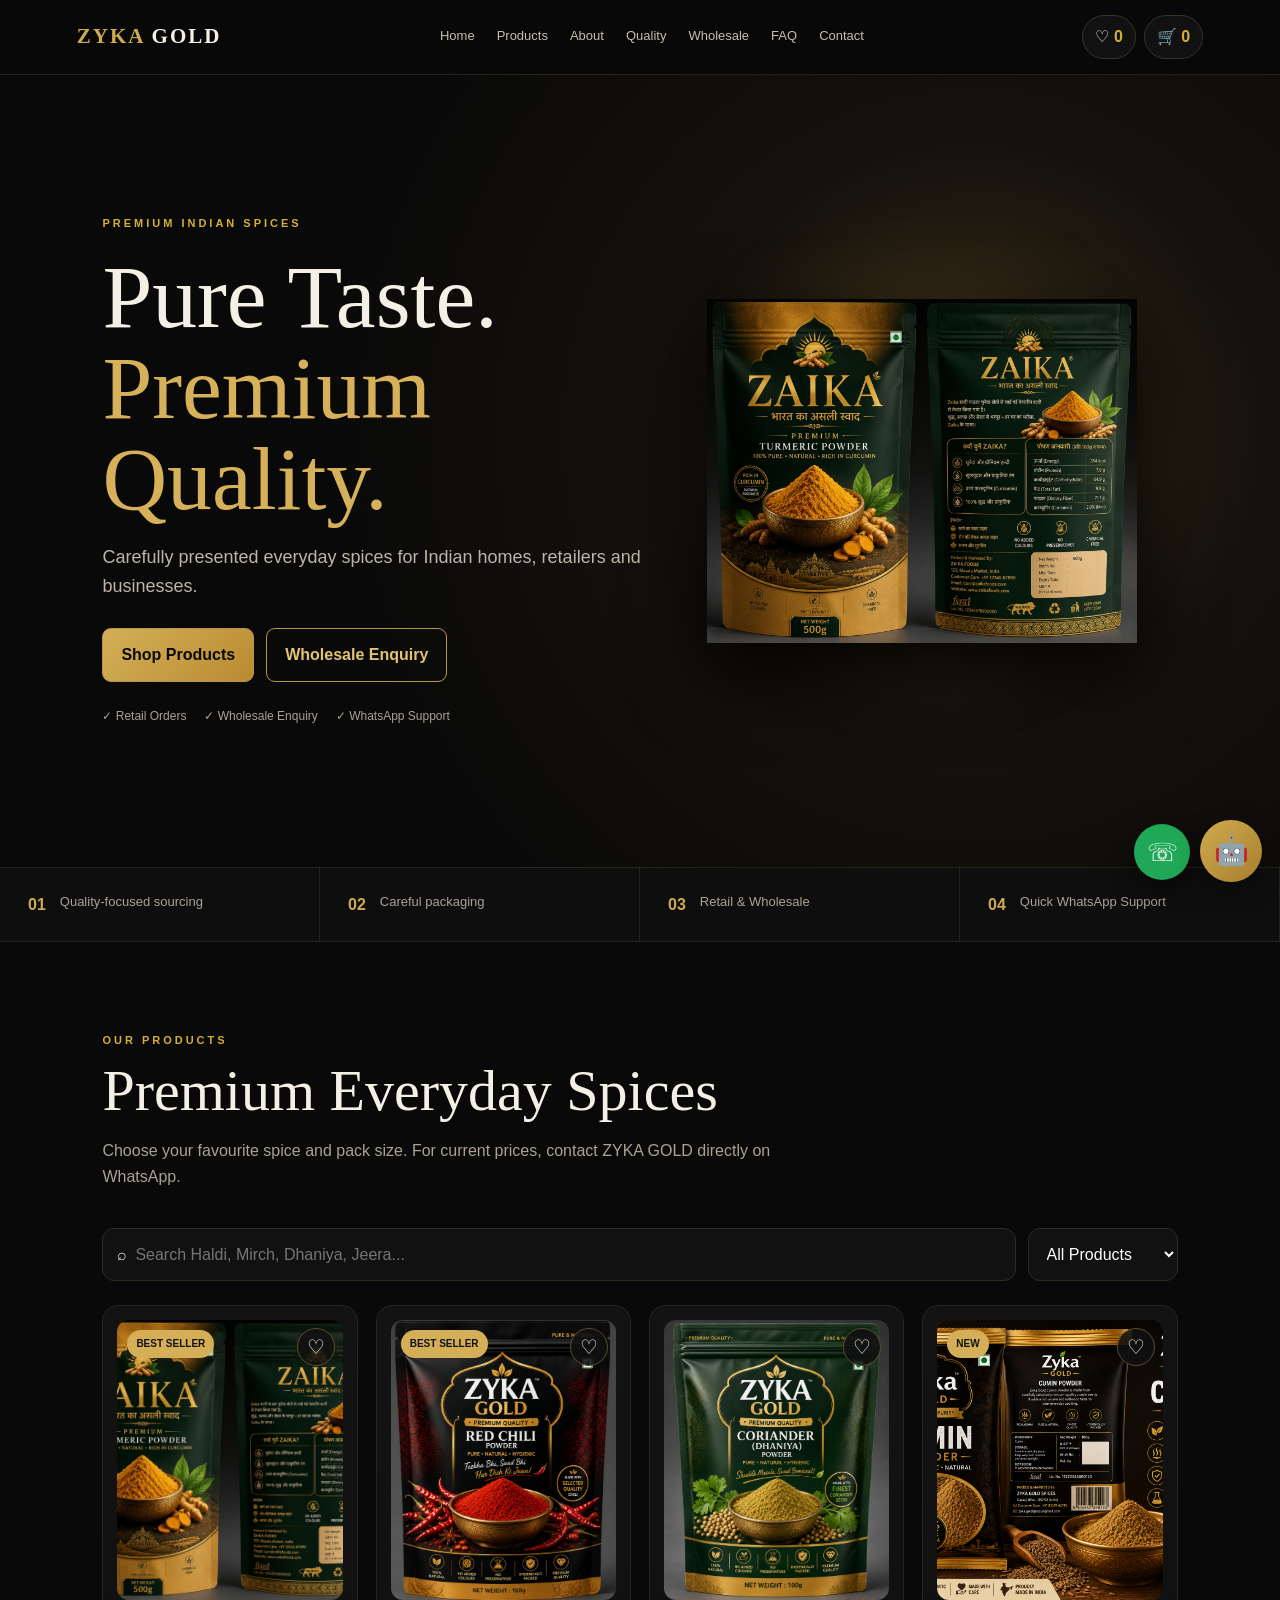
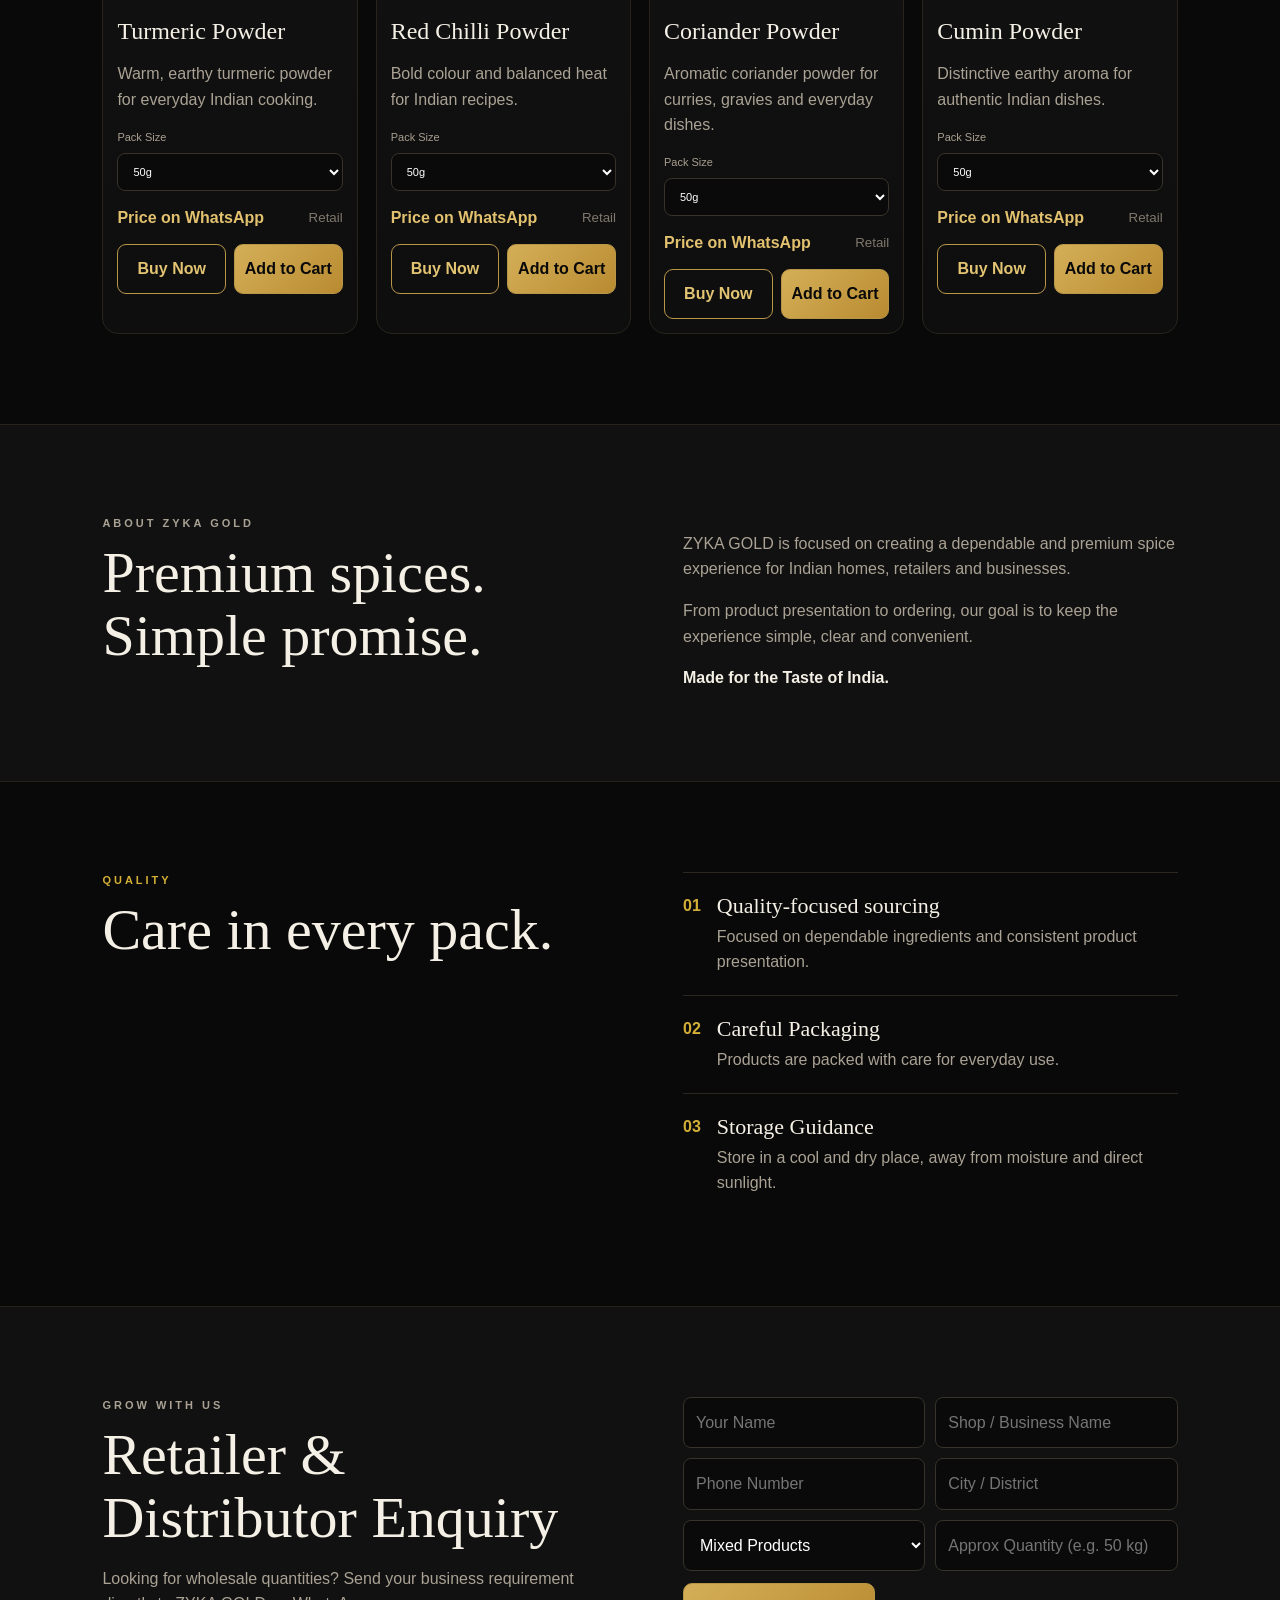
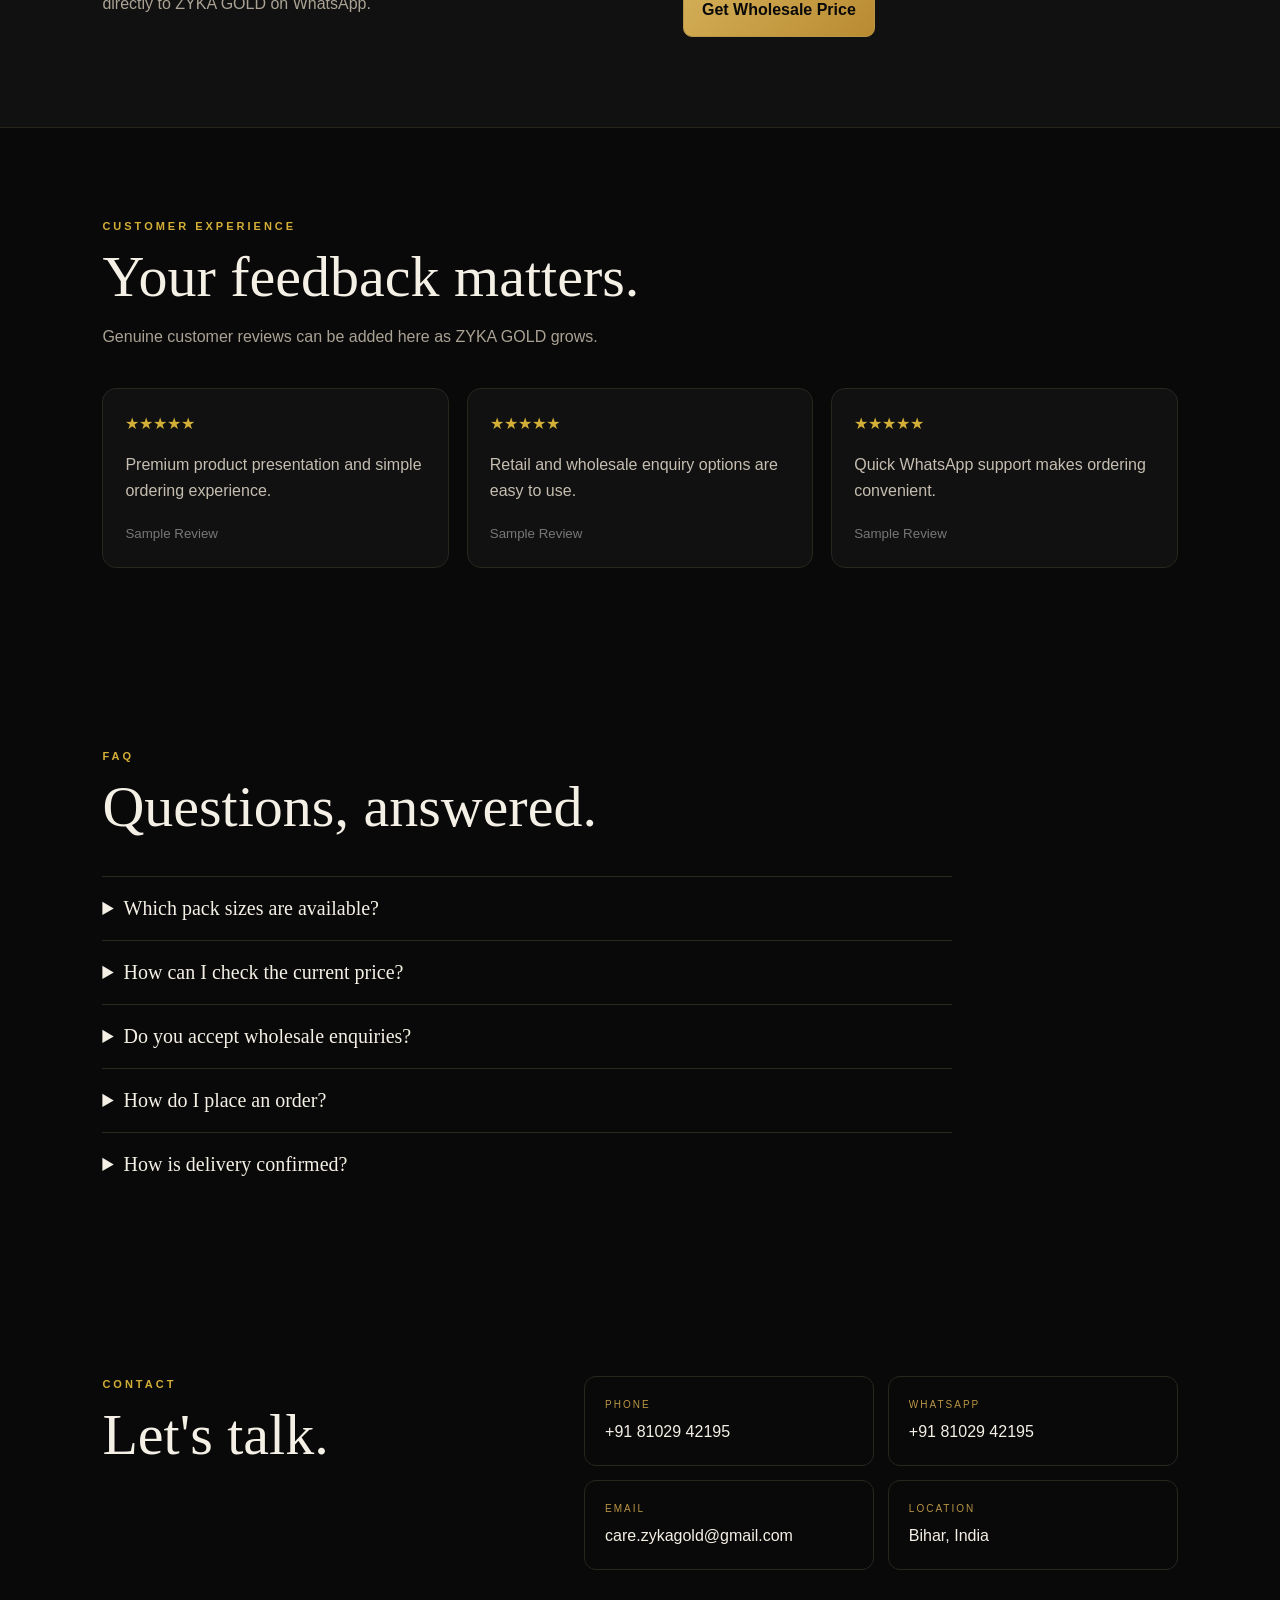
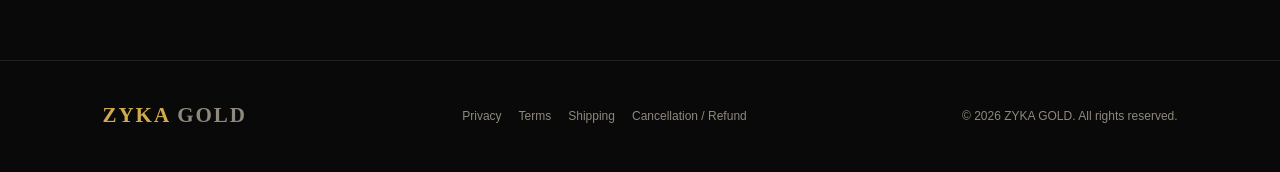
<file: index.html>
<!DOCTYPE html>
<html lang="en">
<head>
  <meta charset="UTF-8">

  <meta name="viewport"
        content="width=device-width, initial-scale=1, viewport-fit=cover">

  <meta name="description"
        content="ZYKA GOLD – Premium Indian spices for retail and wholesale enquiries.">

  <meta name="theme-color" content="#090909">

  <meta property="og:title"
        content="ZYKA GOLD | Pure Taste. Premium Quality.">

  <meta property="og:description"
        content="Premium Indian spices for homes, retailers and businesses.">

  <meta property="og:type" content="website">

  <title>ZYKA GOLD | Premium Indian Spices</title>

  <link rel="stylesheet" href="style.css?v=3.0">
</head>

<body>

<!-- =========================
     HEADER
========================= -->

<header class="header">

  <a href="#home" class="brand">
    <span>ZYKA</span> GOLD
  </a>

  <button
    class="menu-btn"
    id="menuBtn"
    type="button"
    aria-label="Open menu">
    ☰
  </button>

  <nav id="mainNav">

    <a href="#home">Home</a>
    <a href="#products">Products</a>
    <a href="#about">About</a>
    <a href="#quality">Quality</a>
    <a href="#wholesale">Wholesale</a>
    <a href="#faq">FAQ</a>
    <a href="#contact">Contact</a>

  </nav>

  <div class="header-actions">

    <button
      type="button"
      class="header-icon"
      id="wishlistBtn">
      ♡
      <span id="wishlistCount">0</span>
    </button>

    <button
      type="button"
      class="header-icon"
      id="cartBtn">
      🛒
      <span id="cartCount">0</span>
    </button>

  </div>

</header>


<main>

<!-- =========================
     HERO
========================= -->

<section id="home" class="hero">

  <div class="hero-content">

    <p class="eyebrow">
      PREMIUM INDIAN SPICES
    </p>

    <h1>
      Pure Taste.
      <span>Premium Quality.</span>
    </h1>

    <p class="hero-description">
      Carefully presented everyday spices for
      Indian homes, retailers and businesses.
    </p>

    <div class="hero-buttons">

      <a href="#products" class="btn btn-gold">
        Shop Products
      </a>

      <a href="#wholesale" class="btn btn-outline">
        Wholesale Enquiry
      </a>

    </div>

    <div class="hero-points">

      <span>✓ Retail Orders</span>
      <span>✓ Wholesale Enquiry</span>
      <span>✓ WhatsApp Support</span>

    </div>

  </div>


  <div class="hero-product">

    <div class="hero-glow"></div>

    <img
      src="turmeric.png"
      alt="ZYKA GOLD Turmeric Powder"
      loading="eager">

  </div>

</section>


<!-- =========================
     TRUST BAR
========================= -->

<section class="trust-bar">

  <div>
    <strong>01</strong>
    <span>Quality-focused sourcing</span>
  </div>

  <div>
    <strong>02</strong>
    <span>Careful packaging</span>
  </div>

  <div>
    <strong>03</strong>
    <span>Retail & Wholesale</span>
  </div>

  <div>
    <strong>04</strong>
    <span>Quick WhatsApp Support</span>
  </div>

</section>


<!-- =========================
     PRODUCTS
========================= -->

<section id="products" class="section">

  <div class="section-heading">

    <p class="eyebrow">
      OUR PRODUCTS
    </p>

    <h2>
      Premium Everyday Spices
    </h2>

    <p>
      Choose your favourite spice and pack size.
      For current prices, contact ZYKA GOLD directly on WhatsApp.
    </p>

  </div>


  <!-- SEARCH -->

  <div class="product-tools">

    <div class="search-box">

      <span>⌕</span>

      <input
        type="search"
        id="productSearch"
        placeholder="Search Haldi, Mirch, Dhaniya, Jeera...">

    </div>

    <select id="productFilter">

      <option value="all">
        All Products
      </option>

      <option value="best">
        Best Sellers
      </option>

      <option value="new">
        New Products
      </option>

    </select>

  </div>


  <!-- PRODUCT GRID -->

  <div class="product-grid" id="productGrid">


    <!-- HALDI -->

    <article
      class="product-card"
      data-id="turmeric"
      data-name="Turmeric Powder"
      data-tags="haldi turmeric best">

      <span class="product-badge">
        BEST SELLER
      </span>

      <button
        type="button"
        class="wishlist-button"
        data-wishlist="turmeric"
        aria-label="Add Turmeric Powder to wishlist">
        ♡
      </button>

      <div class="product-image">

        <img
          src="turmeric.png"
          alt="ZYKA GOLD Turmeric Powder"
          loading="lazy">

      </div>

      <h3>
        Turmeric Powder
      </h3>

      <p>
        Warm, earthy turmeric powder for
        everyday Indian cooking.
      </p>

      <label>
        Pack Size

        <select
          class="pack-select"
          data-pack="turmeric">

          <option value="50g">50g</option>
          <option value="100g">100g</option>
          <option value="200g">200g</option>
          <option value="500g">500g</option>
          <option value="1kg">1kg</option>

        </select>

      </label>

      <div class="price-info">
        <strong>Price on WhatsApp</strong>
        <small>Retail</small>
      </div>

      <div class="product-buttons">

        <button
          type="button"
          class="btn btn-outline"
          data-buy="turmeric">
          Buy Now
        </button>

        <button
          type="button"
          class="btn btn-gold"
          data-cart="turmeric">
          Add to Cart
        </button>

      </div>

    </article>


    <!-- RED CHILLI -->

    <article
      class="product-card"
      data-id="chilli"
      data-name="Red Chilli Powder"
      data-tags="mirch chilli red chilli lal mirch best">

      <span class="product-badge">
        BEST SELLER
      </span>

      <button
        type="button"
        class="wishlist-button"
        data-wishlist="chilli"
        aria-label="Add Red Chilli Powder to wishlist">
        ♡
      </button>

      <div class="product-image">

        <img
          src="red-chilli.png"
          alt="ZYKA GOLD Red Chilli Powder"
          loading="lazy">

      </div>

      <h3>
        Red Chilli Powder
      </h3>

      <p>
        Bold colour and balanced heat
        for Indian recipes.
      </p>

      <label>
        Pack Size

        <select
          class="pack-select"
          data-pack="chilli">

          <option value="50g">50g</option>
          <option value="100g">100g</option>
          <option value="200g">200g</option>
          <option value="500g">500g</option>
          <option value="1kg">1kg</option>

        </select>

      </label>

      <div class="price-info">
        <strong>Price on WhatsApp</strong>
        <small>Retail</small>
      </div>

      <div class="product-buttons">

        <button
          type="button"
          class="btn btn-outline"
          data-buy="chilli">
          Buy Now
        </button>

        <button
          type="button"
          class="btn btn-gold"
          data-cart="chilli">
          Add to Cart
        </button>

      </div>

    </article>


    <!-- CORIANDER -->

    <article
      class="product-card"
      data-id="coriander"
      data-name="Coriander Powder"
      data-tags="dhaniya coriander">

      <button
        type="button"
        class="wishlist-button"
        data-wishlist="coriander"
        aria-label="Add Coriander Powder to wishlist">
        ♡
      </button>

      <div class="product-image">

        <img
          src="coriander.png"
          alt="ZYKA GOLD Coriander Powder"
          loading="lazy">

      </div>

      <h3>
        Coriander Powder
      </h3>

      <p>
        Aromatic coriander powder for
        curries, gravies and everyday dishes.
      </p>

      <label>
        Pack Size

        <select
          class="pack-select"
          data-pack="coriander">

          <option value="50g">50g</option>
          <option value="100g">100g</option>
          <option value="200g">200g</option>
          <option value="500g">500g</option>
          <option value="1kg">1kg</option>

        </select>

      </label>

      <div class="price-info">
        <strong>Price on WhatsApp</strong>
        <small>Retail</small>
      </div>

      <div class="product-buttons">

        <button
          type="button"
          class="btn btn-outline"
          data-buy="coriander">
          Buy Now
        </button>

        <button
          type="button"
          class="btn btn-gold"
          data-cart="coriander">
          Add to Cart
        </button>

      </div>

    </article>


    <!-- CUMIN -->

    <article
      class="product-card"
      data-id="cumin"
      data-name="Cumin Powder"
      data-tags="jeera cumin new">

      <span class="product-badge">
        NEW
      </span>

      <button
        type="button"
        class="wishlist-button"
        data-wishlist="cumin"
        aria-label="Add Cumin Powder to wishlist">
        ♡
      </button>

      <div class="product-image">

        <img
          src="cumin.png"
          alt="ZYKA GOLD Cumin Powder"
          loading="lazy">

      </div>

      <h3>
        Cumin Powder
      </h3>

      <p>
        Distinctive earthy aroma
        for authentic Indian dishes.
      </p>

      <label>
        Pack Size

        <select
          class="pack-select"
          data-pack="cumin">

          <option value="50g">50g</option>
          <option value="100g">100g</option>
          <option value="200g">200g</option>
          <option value="500g">500g</option>
          <option value="1kg">1kg</option>

        </select>

      </label>

      <div class="price-info">
        <strong>Price on WhatsApp</strong>
        <small>Retail</small>
      </div>

      <div class="product-buttons">

        <button
          type="button"
          class="btn btn-outline"
          data-buy="cumin">
          Buy Now
        </button>

        <button
          type="button"
          class="btn btn-gold"
          data-cart="cumin">
          Add to Cart
        </button>

      </div>

    </article>

  </div>


  <div
    id="noProducts"
    class="no-products"
    hidden>

    No matching product found.

  </div>

</section>


<!-- =========================
     ABOUT
========================= -->

<section
  id="about"
  class="dark-section">

  <div>

    <p class="eyebrow">
      ABOUT ZYKA GOLD
    </p>

    <h2>
      Premium spices.
      Simple promise.
    </h2>

  </div>

  <div>

    <p>
      ZYKA GOLD is focused on creating a
      dependable and premium spice experience
      for Indian homes, retailers and businesses.
    </p>

    <p>
      From product presentation to ordering,
      our goal is to keep the experience
      simple, clear and convenient.
    </p>

    <strong>
      Made for the Taste of India.
    </strong>

  </div>

</section>


<!-- =========================
     QUALITY
========================= -->

<section
  id="quality"
  class="section quality-section">

  <div>

    <p class="eyebrow">
      QUALITY
    </p>

    <h2>
      Care in every pack.
    </h2>

  </div>


  <div class="quality-list">

    <article>

      <span>01</span>

      <div>

        <h3>
          Quality-focused sourcing
        </h3>

        <p>
          Focused on dependable ingredients
          and consistent product presentation.
        </p>

      </div>

    </article>


    <article>

      <span>02</span>

      <div>

        <h3>
          Careful Packaging
        </h3>

        <p>
          Products are packed with care
          for everyday use.
        </p>

      </div>

    </article>


    <article>

      <span>03</span>

      <div>

        <h3>
          Storage Guidance
        </h3>

        <p>
          Store in a cool and dry place,
          away from moisture and direct sunlight.
        </p>

      </div>

    </article>

  </div>

</section>


<!-- =========================
     WHOLESALE
========================= -->

<section
  id="wholesale"
  class="dark-section wholesale-section">

  <div>

    <p class="eyebrow">
      GROW WITH US
    </p>

    <h2>
      Retailer & Distributor Enquiry
    </h2>

    <p>
      Looking for wholesale quantities?
      Send your business requirement directly
      to ZYKA GOLD on WhatsApp.
    </p>

  </div>


  <form id="wholesaleForm">

    <div class="form-grid">

      <input
        id="wholesaleName"
        type="text"
        placeholder="Your Name"
        required>

      <input
        id="wholesaleBusiness"
        type="text"
        placeholder="Shop / Business Name">

      <input
        id="wholesalePhone"
        type="tel"
        inputmode="tel"
        placeholder="Phone Number"
        required>

      <input
        id="wholesaleCity"
        type="text"
        placeholder="City / District"
        required>

      <select id="wholesaleProduct">

        <option value="Mixed Products">
          Mixed Products
        </option>

        <option value="Turmeric Powder">
          Turmeric Powder
        </option>

        <option value="Red Chilli Powder">
          Red Chilli Powder
        </option>

        <option value="Coriander Powder">
          Coriander Powder
        </option>

        <option value="Cumin Powder">
          Cumin Powder
        </option>

      </select>

      <input
        id="wholesaleQty"
        type="text"
        placeholder="Approx Quantity (e.g. 50 kg)">

    </div>

    <button
      type="submit"
      class="btn btn-gold wholesale-submit">

      Get Wholesale Price

    </button>

  </form>

</section>


<!-- =========================
     REVIEWS
========================= -->

<section class="section">

  <div class="section-heading">

    <p class="eyebrow">
      CUSTOMER EXPERIENCE
    </p>

    <h2>
      Your feedback matters.
    </h2>

    <p>
      Genuine customer reviews can be added here
      as ZYKA GOLD grows.
    </p>

  </div>


  <div class="review-grid">

    <article>
      <span>★★★★★</span>
      <p>
        Premium product presentation
        and simple ordering experience.
      </p>
      <small>Sample Review</small>
    </article>

    <article>
      <span>★★★★★</span>
      <p>
        Retail and wholesale enquiry
        options are easy to use.
      </p>
      <small>Sample Review</small>
    </article>

    <article>
      <span>★★★★★</span>
      <p>
        Quick WhatsApp support
        makes ordering convenient.
      </p>
      <small>Sample Review</small>
    </article>

  </div>

</section>


<!-- =========================
     FAQ
========================= -->

<section
  id="faq"
  class="section">

  <div class="section-heading">

    <p class="eyebrow">
      FAQ
    </p>

    <h2>
      Questions, answered.
    </h2>

  </div>


  <div class="faq-list">

    <details>

      <summary>
        Which pack sizes are available?
      </summary>

      <p>
        50g, 100g, 200g, 500g and 1kg.
      </p>

    </details>


    <details>

      <summary>
        How can I check the current price?
      </summary>

      <p>
        Select the product and pack size,
        then use Buy Now or checkout to
        contact ZYKA GOLD on WhatsApp.
      </p>

    </details>


    <details>

      <summary>
        Do you accept wholesale enquiries?
      </summary>

      <p>
        Yes. Retailers and distributors
        can use the wholesale enquiry form.
      </p>

    </details>


    <details>

      <summary>
        How do I place an order?
      </summary>

      <p>
        Select your product and pack size,
        add it to your cart and continue
        through WhatsApp.
      </p>

    </details>


    <details>

      <summary>
        How is delivery confirmed?
      </summary>

      <p>
        Final price, availability and delivery
        details are confirmed during order processing.
      </p>

    </details>

  </div>

</section>


<!-- =========================
     CONTACT
========================= -->

<section
  id="contact"
  class="section contact-section">

  <div>

    <p class="eyebrow">
      CONTACT
    </p>

    <h2>
      Let's talk.
    </h2>

  </div>


  <div class="contact-grid">

    <a href="tel:+918102942195">

      <span>PHONE</span>

      +91 81029 42195

    </a>


    <a
      href="https://wa.me/918102942195"
      target="_blank"
      rel="noopener">

      <span>WHATSAPP</span>

      +91 81029 42195

    </a>


    <a href="mailto:care.zykagold@gmail.com">

      <span>EMAIL</span>

      care.zykagold@gmail.com

    </a>


    <div>

      <span>LOCATION</span>

      Bihar, India

    </div>

  </div>

</section>

</main>


<!-- =========================
     FOOTER
========================= -->

<footer>

  <div class="brand">
    <span>ZYKA</span> GOLD
  </div>


  <div class="footer-links">

    <a href="privacy.html">
      Privacy
    </a>

    <a href="terms.html">
      Terms
    </a>

    <a href="shipping.html">
      Shipping
    </a>

    <a href="refund.html">
      Cancellation / Refund
    </a>

  </div>


  <p>
    © 2026 ZYKA GOLD.
    All rights reserved.
  </p>

</footer>


<!-- =========================
     MOBILE NAVIGATION
========================= -->

<div class="mobile-nav">

  <a href="#home">
    <span>⌂</span>
    <small>Home</small>
  </a>

  <a href="#products">
    <span>🌶️</span>
    <small>Shop</small>
  </a>

  <button
    type="button"
    id="mobileWishlistBtn">

    <span>♡</span>
    <small>Wishlist</small>

  </button>

  <button
    type="button"
    id="mobileCartBtn">

    <span>🛒</span>
    <small>Cart</small>

  </button>

</div>


<!-- =========================
     DRAWER OVERLAY
========================= -->

<div
  id="drawerOverlay"
  class="drawer-overlay">
</div>


<!-- =========================
     CART
========================= -->

<aside
  id="cartDrawer"
  class="drawer">

  <div class="drawer-header">

    <h3>
      Your Cart
    </h3>

    <button
      type="button"
      data-close-drawer>
      ×
    </button>

  </div>


  <div
    id="cartItems"
    class="drawer-content">

    <div class="empty-message">
      Your cart is empty.
    </div>

  </div>


  <div class="drawer-footer">

    <p>
      Current prices will be confirmed
      on WhatsApp.
    </p>

    <button
      type="button"
      id="checkoutBtn"
      class="btn btn-gold">

      Continue Order

    </button>

  </div>

</aside>


<!-- =========================
     WISHLIST
========================= -->

<aside
  id="wishlistDrawer"
  class="drawer">

  <div class="drawer-header">

    <h3>
      Wishlist
    </h3>

    <button
      type="button"
      data-close-drawer>
      ×
    </button>

  </div>


  <div
    id="wishlistItems"
    class="drawer-content">

    <div class="empty-message">
      Your wishlist is empty.
    </div>

  </div>

</aside>


<!-- =========================
     CHECKOUT MODAL
========================= -->

<div
  id="checkoutModal"
  class="modal"
  aria-hidden="true">

  <div class="modal-card">

    <button
      type="button"
      id="closeCheckout"
      class="modal-close">
      ×
    </button>

    <p class="eyebrow">
      ORDER ENQUIRY
    </p>

    <h2>
      Complete your details
    </h2>


    <div
      id="checkoutSummary"
      class="checkout-summary">
    </div>


    <input
      id="customerName"
      type="text"
      placeholder="Full Name">

    <input
      id="customerPhone"
      type="tel"
      inputmode="tel"
      placeholder="Phone Number">

    <textarea
      id="customerAddress"
      rows="3"
      placeholder="Delivery Address"></textarea>


    <button
      type="button"
      id="checkoutWhatsApp"
      class="btn btn-gold">

      Confirm Price & Order on WhatsApp

    </button>

  </div>

</div>


<!-- =========================
     ZYKA ASSISTANT
========================= -->

<button
  type="button"
  id="assistantButton"
  aria-label="Open ZYKA Assistant">

  🤖

</button>


<section
  id="assistantBox"
  class="assistant-box"
  aria-label="ZYKA Assistant">

  <header class="assistant-header">

    <div>

      <strong>
        ✨ ZYKA Assistant
      </strong>

      <small>
        ● Online • Customer Support
      </small>

    </div>

    <button
      type="button"
      id="assistantClose">

      ×

    </button>

  </header>


  <div
    id="assistantMessages"
    class="assistant-messages">

    <div class="bot-message">

      Namaste 👋

      Main ZYKA GOLD Smart Assistant hoon.

      Products, pack sizes, retail orders,
      wholesale aur support ke baare me
      mujhse pooch sakte hain.

    </div>

  </div>


  <div class="assistant-quick">

    <button
      type="button"
      data-question="products">

      🌶️ Products

    </button>

    <button
      type="button"
      data-question="price">

      💰 Price

    </button>

    <button
      type="button"
      data-question="wholesale">

      📦 Wholesale

    </button>

    <button
      type="button"
      data-question="order">

      🛒 Order

    </button>

  </div>


  <form
    id="assistantForm"
    class="assistant-input">

    <input
      id="assistantInput"
      type="text"
      autocomplete="off"
      placeholder="Apna sawal likhiye...">

    <button type="submit">
      ➤
    </button>

  </form>

</section>


<!-- =========================
     WHATSAPP FLOAT
========================= -->

<a
  class="whatsapp-float"
  href="https://wa.me/918102942195?text=Hello%20ZYKA%20GOLD%2C%20I%20need%20help."
  target="_blank"
  rel="noopener"
  aria-label="Contact ZYKA GOLD on WhatsApp">

  ☏

</a>


<!-- JS LAST = MORE RELIABLE -->

<script src="script.js?v=3.0" defer></script>

</body>
          </html>
</file>
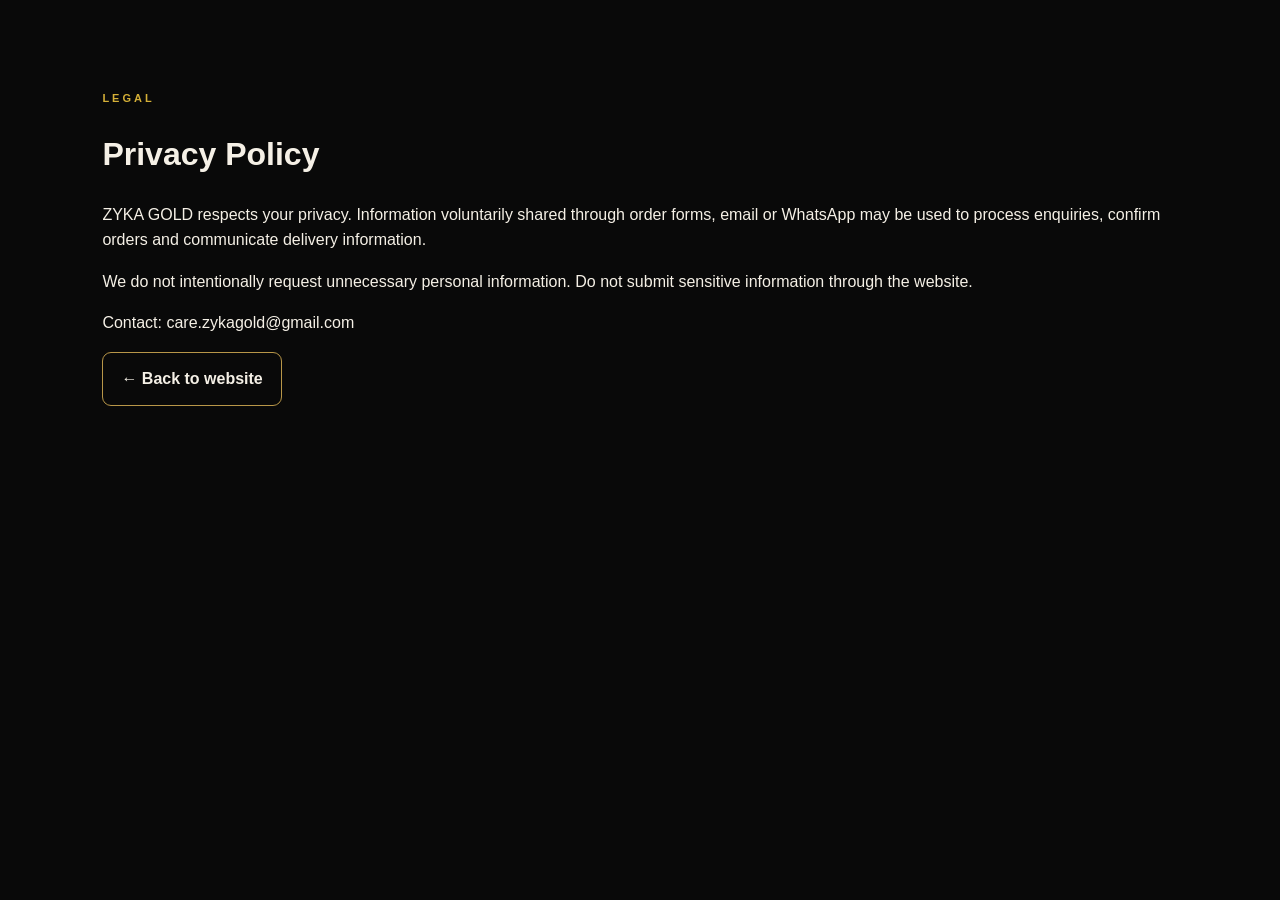
<file: privacy.html>
<!doctype html><html lang="en"><head><meta charset="utf-8"><meta name="viewport" content="width=device-width,initial-scale=1"><title>Privacy Policy | ZYKA GOLD</title><link rel="stylesheet" href="style.css"></head><body><main class="section"><p class="eyebrow">LEGAL</p><h1>Privacy Policy</h1><p>ZYKA GOLD respects your privacy. Information voluntarily shared through order forms, email or WhatsApp may be used to process enquiries, confirm orders and communicate delivery information.</p><p>We do not intentionally request unnecessary personal information. Do not submit sensitive information through the website.</p><p>Contact: care.zykagold@gmail.com</p><a class="btn outline" href="index.html">← Back to website</a></main></body></html>
</file>
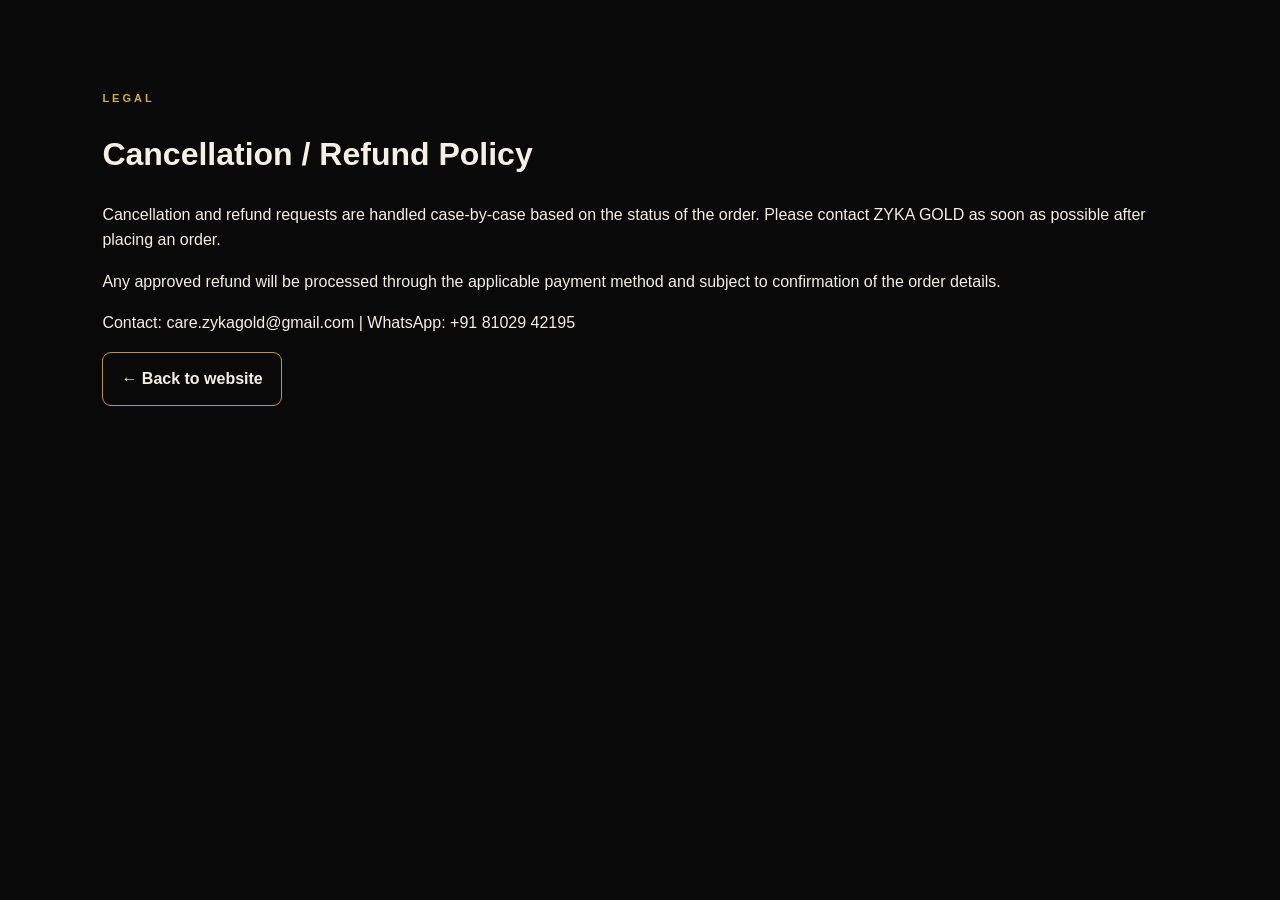
<file: refund.html>
<!doctype html><html lang="en"><head><meta charset="utf-8"><meta name="viewport" content="width=device-width,initial-scale=1"><title>Cancellation & Refund Policy | ZYKA GOLD</title><link rel="stylesheet" href="style.css"></head><body><main class="section"><p class="eyebrow">LEGAL</p><h1>Cancellation / Refund Policy</h1><p>Cancellation and refund requests are handled case-by-case based on the status of the order. Please contact ZYKA GOLD as soon as possible after placing an order.</p><p>Any approved refund will be processed through the applicable payment method and subject to confirmation of the order details.</p><p>Contact: care.zykagold@gmail.com | WhatsApp: +91 81029 42195</p><a class="btn outline" href="index.html">← Back to website</a></main></body></html>
</file>
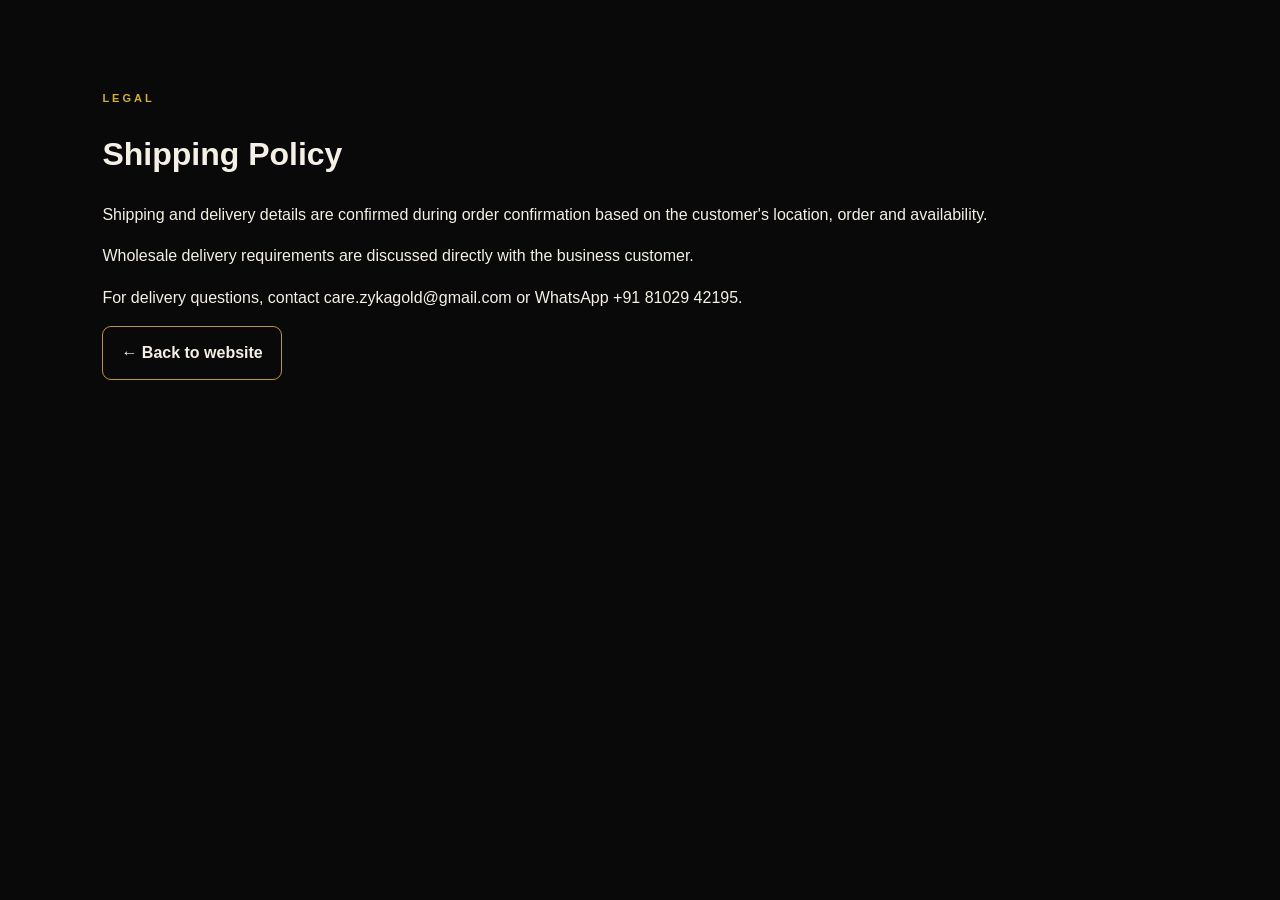
<file: shipping.html>
<!doctype html><html lang="en"><head><meta charset="utf-8"><meta name="viewport" content="width=device-width,initial-scale=1"><title>Shipping Policy | ZYKA GOLD</title><link rel="stylesheet" href="style.css"></head><body><main class="section"><p class="eyebrow">LEGAL</p><h1>Shipping Policy</h1><p>Shipping and delivery details are confirmed during order confirmation based on the customer's location, order and availability.</p><p>Wholesale delivery requirements are discussed directly with the business customer.</p><p>For delivery questions, contact care.zykagold@gmail.com or WhatsApp +91 81029 42195.</p><a class="btn outline" href="index.html">← Back to website</a></main></body></html>
</file>
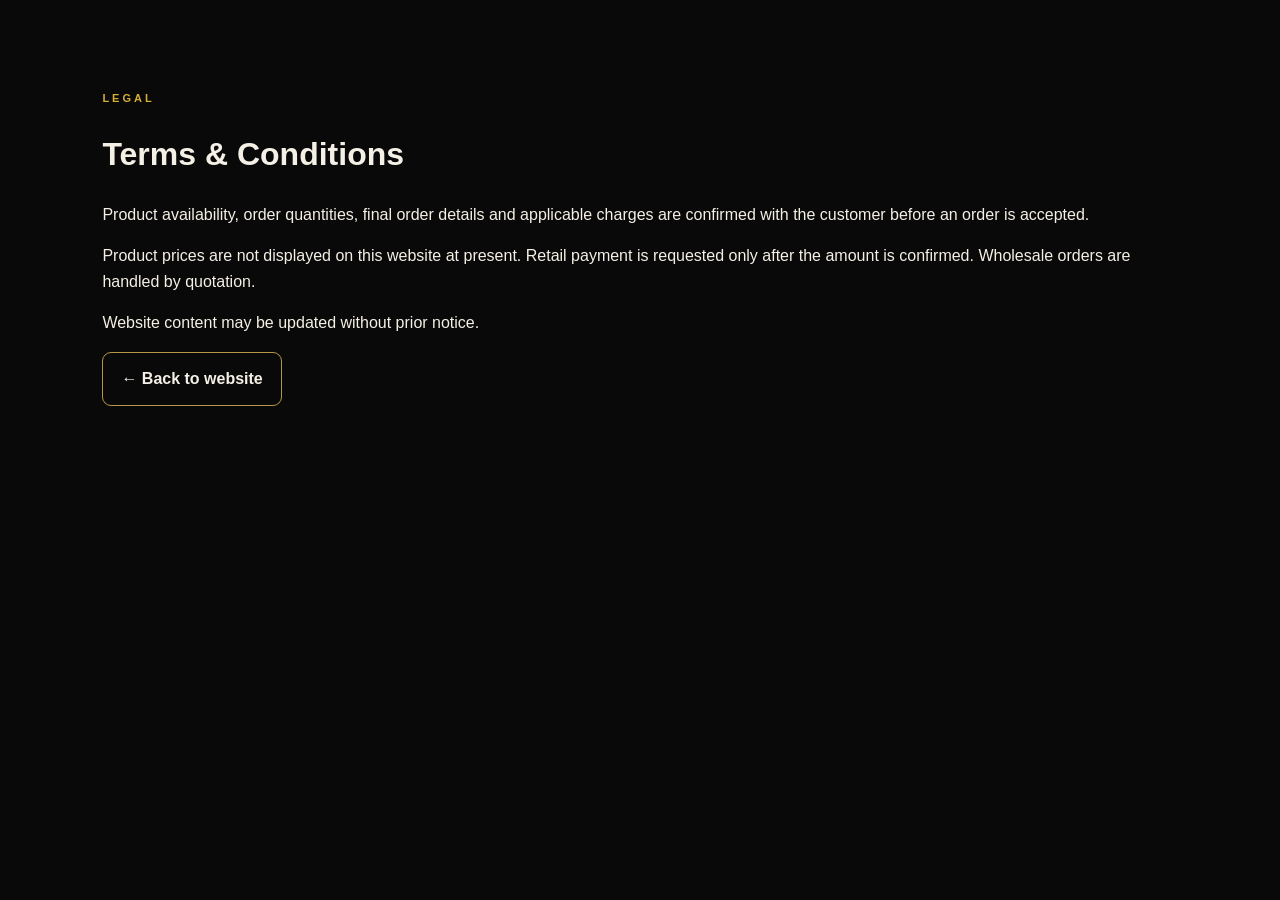
<file: terms.html>
<!doctype html><html lang="en"><head><meta charset="utf-8"><meta name="viewport" content="width=device-width,initial-scale=1"><title>Terms & Conditions | ZYKA GOLD</title><link rel="stylesheet" href="style.css"></head><body><main class="section"><p class="eyebrow">LEGAL</p><h1>Terms & Conditions</h1><p>Product availability, order quantities, final order details and applicable charges are confirmed with the customer before an order is accepted.</p><p>Product prices are not displayed on this website at present. Retail payment is requested only after the amount is confirmed. Wholesale orders are handled by quotation.</p><p>Website content may be updated without prior notice.</p><a class="btn outline" href="index.html">← Back to website</a></main></body></html>
</file>
<file: style.css>
*{box-sizing:border-box}

html{
  scroll-behavior:smooth
}

body{
  margin:0;
  background:#090909;
  color:#f5f0e6;
  font-family:Arial,sans-serif;
  line-height:1.6;
  overflow-x:hidden
}

a{
  color:inherit;
  text-decoration:none
}

button,
input,
select,
textarea{
  font:inherit
}

button{
  cursor:pointer
}

img{
  max-width:100%;
  display:block
}

/* HEADER */

.header{
  position:sticky;
  top:0;
  z-index:100;
  display:flex;
  align-items:center;
  justify-content:space-between;
  gap:18px;
  padding:15px 6%;
  background:rgba(9,9,9,.94);
  backdrop-filter:blur(14px);
  border-bottom:1px solid #27231c
}

.brand{
  font-family:Georgia,serif;
  font-size:21px;
  font-weight:700;
  letter-spacing:2px;
  white-space:nowrap
}

.brand span{
  color:#d0aa4f
}

#mainNav{
  display:flex;
  align-items:center;
  gap:22px;
  color:#c5beb1;
  font-size:13px
}

#mainNav a:hover{
  color:#d4af37
}

.menu-btn{
  display:none;
  background:none;
  border:0;
  color:#d4af37;
  font-size:25px
}

.header-actions{
  display:flex;
  gap:8px
}

.header-icon{
  border:1px solid #3a3327;
  background:#111;
  color:#fff;
  border-radius:999px;
  padding:8px 12px
}

.header-icon span{
  color:#d4af37;
  font-weight:700
}

/* COMMON */

.eyebrow{
  margin:0;
  color:#d4af37;
  letter-spacing:3px;
  font-size:11px;
  font-weight:700
}

.section{
  padding:90px 8%
}

.section-heading{
  max-width:720px;
  margin-bottom:38px
}

.section-heading h2,
.dark-section h2,
.quality-section h2,
.contact-section h2{
  margin:10px 0 16px;
  font:clamp(34px,5vw,58px)/1.08 Georgia,serif
}

.section-heading p:last-child,
.dark-section p{
  color:#aaa294
}

.btn{
  display:inline-block;
  border:1px solid #b89648;
  border-radius:9px;
  padding:13px 18px;
  font-weight:700;
  transition:.2s
}

.btn:hover{
  transform:translateY(-2px)
}

.btn-gold{
  background:linear-gradient(135deg,#d4af58,#b98b31);
  color:#090909
}

.btn-outline{
  background:transparent;
  color:#e2c472
}

/* HERO */

.hero{
  min-height:88vh;
  padding:7% 8%;
  display:grid;
  grid-template-columns:1.05fr .95fr;
  align-items:center;
  background:
    radial-gradient(circle at 76% 45%,#3a2e18 0,#15120d 27%,#090909 62%)
}

.hero-content h1{
  margin:18px 0;
  font:clamp(50px,7vw,92px)/1.02 Georgia,serif
}

.hero-content h1 span{
  display:block;
  color:#d6b15a
}

.hero-description{
  max-width:560px;
  color:#bdb5a7;
  font-size:18px
}

.hero-buttons{
  display:flex;
  gap:12px;
  margin-top:28px
}

.hero-points{
  display:flex;
  gap:18px;
  flex-wrap:wrap;
  margin-top:25px;
  color:#aaa294;
  font-size:12px
}

.hero-product{
  position:relative;
  display:grid;
  place-items:center
}

.hero-product img{
  position:relative;
  z-index:2;
  width:min(430px,82vw);
  max-height:560px;
  object-fit:contain;
  filter:drop-shadow(0 28px 40px #000)
}

.hero-glow{
  position:absolute;
  width:340px;
  height:340px;
  background:#90702d55;
  border-radius:50%;
  filter:blur(50px)
}

/* TRUST */

.trust-bar{
  display:grid;
  grid-template-columns:repeat(4,1fr);
  background:#0e0e0e;
  border-block:1px solid #26221c
}

.trust-bar div{
  display:flex;
  gap:14px;
  padding:24px 28px;
  border-right:1px solid #26221c
}

.trust-bar strong{
  color:#d0aa4f
}

.trust-bar span{
  color:#aaa294;
  font-size:13px
}

/* PRODUCT TOOLS */

.product-tools{
  display:flex;
  gap:12px;
  margin-bottom:24px
}

.search-box{
  flex:1;
  display:flex;
  align-items:center;
  gap:8px;
  border:1px solid #302a21;
  background:#111;
  padding:0 14px;
  border-radius:12px
}

.search-box input{
  width:100%;
  border:0;
  outline:0;
  background:none;
  color:#fff;
  padding:13px 0
}

.product-tools select{
  border:1px solid #302a21;
  background:#111;
  color:#fff;
  border-radius:12px;
  padding:0 14px
}

/* PRODUCTS */

.product-grid{
  display:grid;
  grid-template-columns:repeat(4,1fr);
  gap:18px
}

.product-card{
  position:relative;
  padding:14px;
  background:linear-gradient(180deg,#131313,#0e0e0e);
  border:1px solid #28241d;
  border-radius:16px;
  transition:.25s
}

.product-card:hover{
  transform:translateY(-5px);
  border-color:#9d7d39
}

.product-card[hidden]{
  display:none!important
}

.product-image{
  height:280px;
  border-radius:12px;
  overflow:hidden;
  background:radial-gradient(circle,#3d321c,#111 66%)
}

.product-image img{
  width:100%;
  height:100%;
  object-fit:cover
}

.product-badge{
  position:absolute;
  top:24px;
  left:24px;
  z-index:2;
  background:#d4af58;
  color:#111;
  padding:6px 9px;
  border-radius:999px;
  font-size:10px;
  font-weight:800
}

.wishlist-button{
  position:absolute;
  top:22px;
  right:22px;
  z-index:3;
  width:38px;
  height:38px;
  border-radius:50%;
  border:1px solid #5a4b31;
  background:#111d;
  color:#fff;
  font-size:20px
}

.wishlist-button.active{
  color:#d4af37
}

.product-card h3{
  margin:18px 0 7px;
  font:24px Georgia,serif
}

.product-card p{
  min-height:52px;
  color:#aaa294
}

.product-card label{
  display:block;
  margin-top:12px;
  color:#a99f90;
  font-size:11px
}

.pack-select{
  width:100%;
  margin-top:6px;
  padding:11px;
  border-radius:8px;
  border:1px solid #38332a;
  background:#0a0a0a;
  color:#fff
}

.price-info{
  display:flex;
  justify-content:space-between;
  align-items:center;
  gap:10px;
  margin:14px 0
}

.price-info strong{
  color:#e2c16f;
  font-size:16px
}

.price-info small{
  color:#7f786c
}

.product-buttons{
  display:grid;
  grid-template-columns:1fr 1fr;
  gap:8px
}

.product-buttons .btn{
  text-align:center;
  padding:11px 8px
}

.no-products{
  text-align:center;
  padding:45px 10px;
  color:#999
}

/* DARK SECTION */

.dark-section{
  padding:90px 8%;
  display:grid;
  grid-template-columns:1fr 1fr;
  gap:8%;
  background:#111;
  border-block:1px solid #27231c
}

/* QUALITY */

.quality-section{
  display:grid;
  grid-template-columns:1fr 1fr;
  gap:8%
}

.quality-list article{
  display:flex;
  gap:16px;
  padding:20px 0;
  border-top:1px solid #2c2821
}

.quality-list article>span{
  color:#d4af37;
  font-weight:700
}

.quality-list h3{
  margin:0 0 5px;
  font:22px Georgia,serif
}

.quality-list p{
  margin:0;
  color:#aaa294
}

/* WHOLESALE */

.wholesale-section{
  align-items:start
}

.form-grid{
  display:grid;
  grid-template-columns:1fr 1fr;
  gap:10px
}

.form-grid input,
.form-grid select{
  width:100%;
  padding:12px;
  border:1px solid #38332a;
  border-radius:8px;
  background:#0a0a0a;
  color:#fff
}

.wholesale-submit{
  margin-top:12px
}

/* REVIEWS */

.review-grid{
  display:grid;
  grid-template-columns:repeat(3,1fr);
  gap:18px
}

.review-grid article{
  padding:22px;
  background:#111;
  border:1px solid #29251f;
  border-radius:14px
}

.review-grid span{
  color:#d4af37
}

.review-grid p{
  color:#c5beb1
}

.review-grid small{
  color:#777
}

/* FAQ */

.faq-list{
  max-width:850px
}

.faq-list details{
  padding:20px 0;
  border-top:1px solid #2c2821
}

.faq-list summary{
  cursor:pointer;
  font:20px Georgia,serif
}

.faq-list p{
  color:#aaa294
}

/* CONTACT */

.contact-section{
  display:grid;
  grid-template-columns:1fr 1.5fr;
  gap:8%
}

.contact-grid{
  display:grid;
  grid-template-columns:1fr 1fr;
  gap:14px
}

.contact-grid a,
.contact-grid div{
  padding:20px;
  border:1px solid #29251f;
  border-radius:12px
}

.contact-grid span{
  display:block;
  margin-bottom:6px;
  color:#b99545;
  font-size:10px;
  letter-spacing:2px
}

/* FOOTER */

footer{
  padding:34px 8%;
  border-top:1px solid #24211c;
  display:flex;
  justify-content:space-between;
  align-items:center;
  gap:20px;
  color:#8e887d;
  font-size:12px
}

.footer-links{
  display:flex;
  flex-wrap:wrap;
  gap:17px
}

/* DRAWERS */

.drawer-overlay{
  display:none;
  position:fixed;
  inset:0;
  z-index:150;
  background:#000a
}

.drawer-overlay.show{
  display:block
}

.drawer{
  position:fixed;
  top:0;
  right:-430px;
  z-index:160;
  width:min(420px,94vw);
  height:100dvh;
  display:flex;
  flex-direction:column;
  background:#0d0d0d;
  border-left:1px solid #40351f;
  transition:right .3s ease
}

.drawer.show{
  right:0
}

.drawer-header{
  display:flex;
  justify-content:space-between;
  align-items:center;
  padding:18px;
  border-bottom:1px solid #29251f
}

.drawer-header h3{
  margin:0;
  font:28px Georgia,serif
}

.drawer-header button{
  border:0;
  background:none;
  color:#fff;
  font-size:28px
}

.drawer-content{
  flex:1;
  overflow:auto;
  padding:16px
}

.drawer-footer{
  padding:16px;
  border-top:1px solid #29251f
}

.drawer-footer p{
  color:#8e887d;
  font-size:12px
}

.drawer-footer .btn{
  width:100%;
  text-align:center
}

.empty-message{
  padding:45px 10px;
  text-align:center;
  color:#888
}

.cart-row{
  display:grid;
  grid-template-columns:68px 1fr auto;
  gap:12px;
  padding:12px 0;
  border-bottom:1px solid #25221d
}

.cart-row img{
  width:68px;
  height:78px;
  object-fit:cover;
  border-radius:8px
}

.cart-row h4{
  margin:0 0 4px
}

.cart-row small{
  color:#888
}

.qty-row{
  display:flex;
  gap:8px;
  align-items:center;
  margin-top:7px
}

.qty-row button{
  width:28px;
  height:28px;
  border-radius:6px;
  border:1px solid #38332a;
  background:#171717;
  color:#fff
}

.remove-item{
  border:0;
  background:none;
  color:#d4af37;
  font-size:22px
}

/* MODAL */

.modal{
  display:none;
  position:fixed;
  inset:0;
  z-index:220;
  padding:20px;
  overflow:auto;
  background:#000c
}

.modal.show{
  display:grid;
  place-items:center
}

.modal-card{
  position:relative;
  width:min(600px,100%);
  padding:28px;
  border:1px solid #8e7139;
  border-radius:16px;
  background:#111
}

.modal-card h2{
  margin:8px 0 18px;
  font:36px Georgia,serif
}

.modal-card input,
.modal-card textarea{
  width:100%;
  margin-top:10px;
  padding:12px;
  border:1px solid #38332a;
  border-radius:8px;
  background:#0a0a0a;
  color:#fff
}

.modal-card .btn{
  width:100%;
  margin-top:12px;
  text-align:center
}

.modal-close{
  position:absolute;
  right:15px;
  top:8px;
  border:0;
  background:none;
  color:#fff;
  font-size:30px
}

.checkout-summary{
  padding:14px;
  margin-bottom:8px;
  border:1px solid #302b22;
  border-radius:10px;
  color:#c9c1b3
}

/* ASSISTANT */

#assistantButton{
  position:fixed;
  right:18px;
  bottom:18px;
  z-index:135;
  width:62px;
  height:62px;
  border:0;
  border-radius:50%;
  background:linear-gradient(135deg,#d0aa4f,#a77f2e);
  color:#111;
  font-size:28px;
  box-shadow:0 8px 25px rgba(0,0,0,.4)
}

.assistant-box{
  display:none;
  position:fixed;
  right:18px;
  bottom:90px;
  z-index:145;
  width:370px;
  max-width:calc(100% - 24px);
  height:535px;
  overflow:hidden;
  border:1px solid #604b27;
  border-radius:20px;
  background:#0f0f0f;
  box-shadow:0 15px 45px rgba(0,0,0,.45)
}

.assistant-box.show{
  display:block
}

.assistant-header{
  display:flex;
  justify-content:space-between;
  align-items:center;
  padding:15px;
  border-bottom:1px solid #2d281f;
  background:#141414;
  color:#d4af37
}

.assistant-header small{
  display:block;
  color:#999;
  margin-top:3px
}

.assistant-header button{
  border:0;
  background:none;
  color:#fff;
  font-size:24px
}

.assistant-messages{
  height:355px;
  overflow:auto;
  padding:14px;
  background:#0b0b0b
}

.bot-message,
.user-message{
  max-width:84%;
  margin:8px 0;
  padding:10px 12px;
  border-radius:14px;
  white-space:pre-wrap;
  font-size:14px
}

.bot-message{
  border:1px solid #28241d;
  background:#171717;
  color:#ddd
}

.user-message{
  margin-left:auto;
  background:#d1ad55;
  color:#111
}

.assistant-quick{
  display:flex;
  gap:6px;
  overflow-x:auto;
  padding:8px
}

.assistant-quick button{
  white-space:nowrap;
  border:1px solid #6a552b;
  border-radius:18px;
  padding:7px 10px;
  background:#151515;
  color:#ddd
}

.assistant-input{
  display:flex;
  gap:6px;
  padding:10px;
  border-top:1px solid #2a261e
}

.assistant-input input{
  flex:1;
  min-width:0;
  padding:10px 12px;
  border:1px solid #393229;
  border-radius:20px;
  outline:0;
  background:#0b0b0b;
  color:#fff
}

.assistant-input button{
  width:42px;
  border:0;
  border-radius:50%;
  background:#d1ad55;
  color:#111
}

/* WHATSAPP FLOAT */

.whatsapp-float{
  position:fixed;
  right:90px;
  bottom:20px;
  z-index:130;
  width:56px;
  height:56px;
  display:grid;
  place-items:center;
  border-radius:50%;
  background:#1fa855;
  color:#fff;
  font-size:25px;
  box-shadow:0 8px 25px #0008
}

/* MOBILE NAV */

.mobile-nav{
  display:none
}

/* TABLET */

@media(max-width:1000px){

  .menu-btn{
    display:block
  }

  #mainNav{
    display:none;
    position:absolute;
    top:62px;
    left:0;
    right:0;
    flex-direction:column;
    align-items:flex-start;
    padding:20px 6%;
    background:#0b0b0b;
    border-bottom:1px solid #29251f
  }

  #mainNav.show{
    display:flex
  }

  .header-actions{
    margin-left:auto
  }

  .hero,
  .dark-section,
  .quality-section,
  .contact-section{
    grid-template-columns:1fr
  }

  .hero-product{
    margin-top:35px
  }

  .product-grid{
    grid-template-columns:repeat(2,1fr)
  }

  .trust-bar{
    grid-template-columns:repeat(2,1fr)
  }

  .review-grid{
    grid-template-columns:1fr
  }

  footer{
    flex-direction:column;
    align-items:flex-start
  }
}

/* MOBILE */

@media(max-width:600px){

  body{
    padding-bottom:72px
  }

  .header{
    padding:13px 5%
  }

  .header-actions{
    display:none
  }

  .hero{
    padding:65px 6%
  }

  .hero-content h1{
    font-size:50px
  }

  .hero-buttons{
    flex-direction:column
  }

  .section,
  .dark-section{
    padding:68px 6%
  }

  .trust-bar{
    grid-template-columns:1fr
  }

  .product-tools{
    flex-direction:column
  }

  .product-tools select{
    padding:12px
  }

  .product-grid,
  .form-grid,
  .contact-grid{
    grid-template-columns:1fr
  }

  .product-image{
    height:330px
  }

  .product-buttons{
    grid-template-columns:1fr
  }

  .mobile-nav{
    display:grid;
    grid-template-columns:repeat(4,1fr);
    position:fixed;
    left:0;
    right:0;
    bottom:0;
    z-index:120;
    padding:8px 4px calc(8px + env(safe-area-inset-bottom));
    border-top:1px solid #332b20;
    background:#0b0b0bf5
  }

  .mobile-nav a,
  .mobile-nav button{
    border:0;
    background:none;
    color:#ddd;
    text-align:center;
    font-size:18px
  }

  .mobile-nav small{
    display:block;
    color:#8e887d;
    font-size:9px
  }

  #assistantButton{
    right:14px;
    bottom:84px;
    width:56px;
    height:56px
  }

  .assistant-box{
    right:12px;
    bottom:148px;
    height:500px
  }

  .assistant-messages{
    height:325px
  }

  .whatsapp-float{
    right:80px;
    bottom:86px;
    width:52px;
    height:52px
  }
  }
</file>
